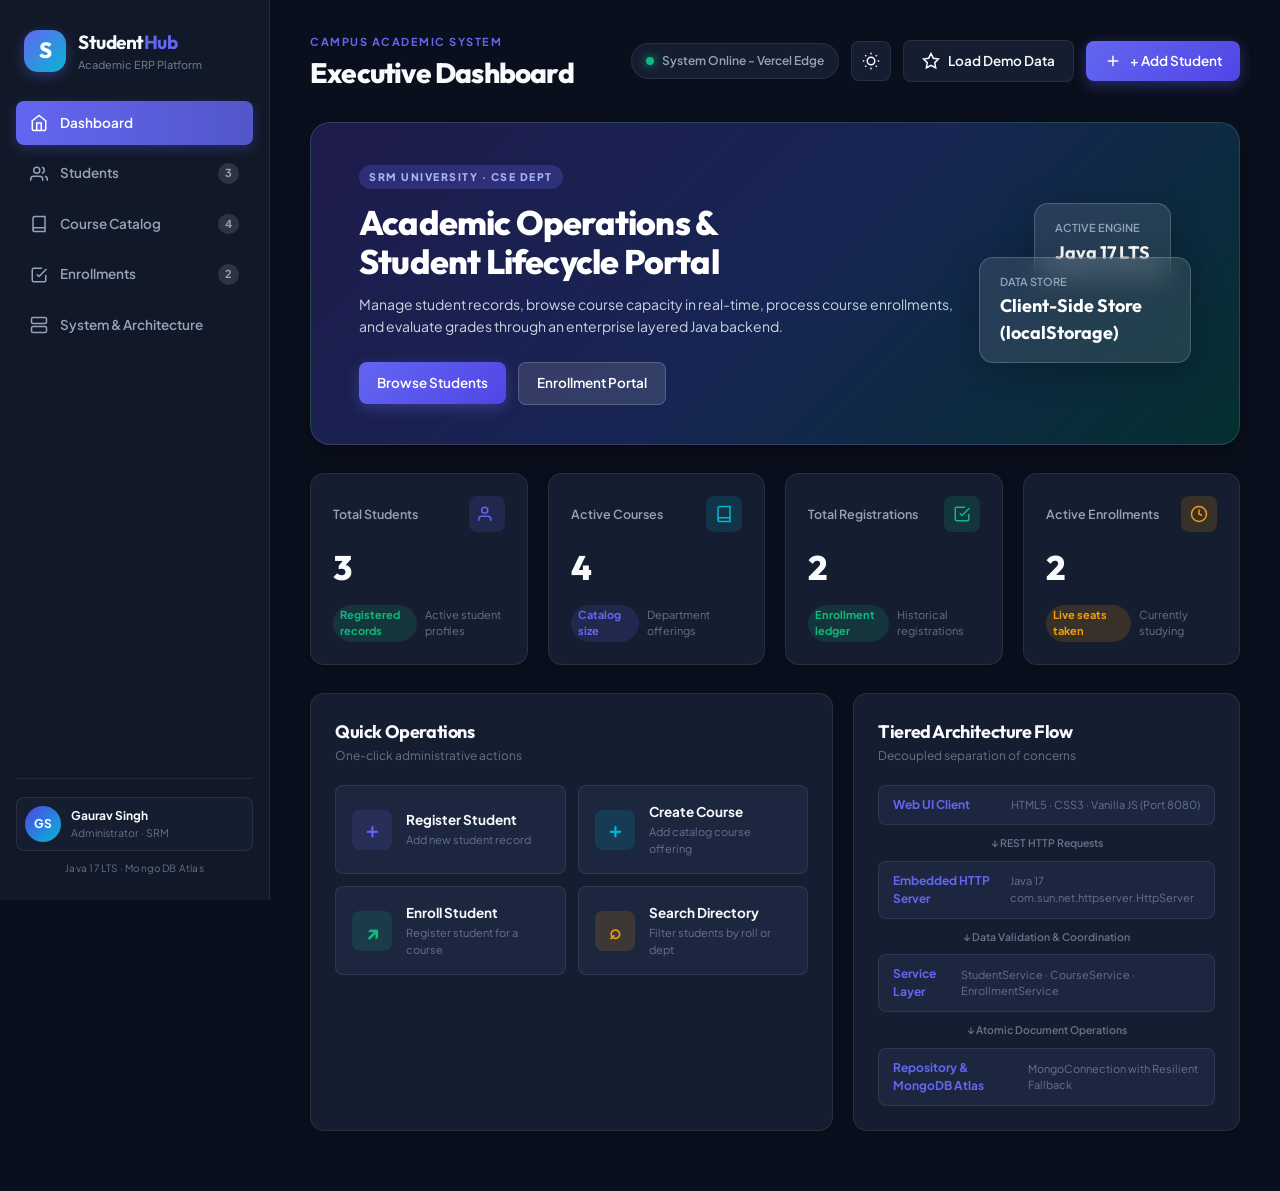
<file: vercel/index.html>
<!DOCTYPE html>
<html lang="en" data-theme="dark">
<head>
  <meta charset="UTF-8">
  <meta name="viewport" content="width=device-width, initial-scale=1.0">
  <meta name="description" content="StudentHub - Modern academic ERP and student management system powered by Java 17, MongoDB Atlas, and a responsive web architecture.">
  <title>StudentHub | Academic Management Platform</title>
  <link rel="preconnect" href="https://fonts.googleapis.com">
  <link rel="preconnect" href="https://fonts.gstatic.com" crossorigin>
  <link href="https://fonts.googleapis.com/css2?family=Outfit:wght@400;500;600;700;800&family=Plus+Jakarta+Sans:wght@400;500;600;700;800&display=swap" rel="stylesheet">
  <link rel="stylesheet" href="styles.css">
</head>
<body>
  <!-- Toast Notifications -->
  <div id="toastContainer" class="toast-container" aria-live="polite"></div>

  <div class="app-container">
    <!-- Sidebar Navigation -->
    <aside class="sidebar" id="appSidebar">
      <div class="sidebar-header">
        <div class="logo-box">
          <div class="logo-icon">S</div>
          <div class="logo-text">
            <span class="logo-title">Student<strong>Hub</strong></span>
            <span class="logo-subtitle">Academic ERP Platform</span>
          </div>
        </div>
      </div>

      <nav class="sidebar-nav" aria-label="Main Navigation">
        <button class="nav-link active" id="navDashboard" data-tab="dashboard" onclick="switchTab('dashboard')">
          <svg class="nav-icon" viewBox="0 0 24 24" fill="none" stroke="currentColor" stroke-width="2"><path d="M3 9l9-7 9 7v11a2 2 0 0 1-2 2H5a2 2 0 0 1-2-2z"/><polyline points="9 22 9 12 15 12 15 22"/></svg>
          <span>Dashboard</span>
        </button>
        <button class="nav-link" id="navStudents" data-tab="students" onclick="switchTab('students')">
          <svg class="nav-icon" viewBox="0 0 24 24" fill="none" stroke="currentColor" stroke-width="2"><path d="M17 21v-2a4 4 0 0 0-4-4H5a4 4 0 0 0-4 4v2"/><circle cx="9" cy="7" r="4"/><path d="M23 21v-2a4 4 0 0 0-3-3.87"/><path d="M16 3.13a4 4 0 0 1 0 7.75"/></svg>
          <span>Students</span>
          <span class="nav-badge" id="badgeStudents">0</span>
        </button>
        <button class="nav-link" id="navCourses" data-tab="courses" onclick="switchTab('courses')">
          <svg class="nav-icon" viewBox="0 0 24 24" fill="none" stroke="currentColor" stroke-width="2"><path d="M4 19.5A2.5 2.5 0 0 1 6.5 17H20"/><path d="M6.5 2H20v20H6.5A2.5 2.5 0 0 1 4 19.5v-15A2.5 2.5 0 0 1 6.5 2z"/></svg>
          <span>Course Catalog</span>
          <span class="nav-badge" id="badgeCourses">0</span>
        </button>
        <button class="nav-link" id="navEnrollments" data-tab="enrollments" onclick="switchTab('enrollments')">
          <svg class="nav-icon" viewBox="0 0 24 24" fill="none" stroke="currentColor" stroke-width="2"><polyline points="9 11 12 14 22 4"/><path d="M21 12v7a2 2 0 0 1-2 2H5a2 2 0 0 1-2-2V5a2 2 0 0 1 2-2h11"/></svg>
          <span>Enrollments</span>
          <span class="nav-badge" id="badgeEnrollments">0</span>
        </button>
        <button class="nav-link" id="navArchitecture" data-tab="architecture" onclick="switchTab('architecture')">
          <svg class="nav-icon" viewBox="0 0 24 24" fill="none" stroke="currentColor" stroke-width="2"><rect x="2" y="2" width="20" height="8" rx="2" ry="2"/><rect x="2" y="14" width="20" height="8" rx="2" ry="2"/><line x1="6" y1="6" x2="6.01" y2="6"/><line x1="6" y1="18" x2="6.01" y2="18"/></svg>
          <span>System & Architecture</span>
        </button>
      </nav>

      <div class="sidebar-footer">
        <div class="user-profile-card">
          <div class="user-avatar">GS</div>
          <div class="user-info">
            <span class="user-name">Gaurav Singh</span>
            <span class="user-role">Administrator · SRM</span>
          </div>
        </div>
        <div class="system-meta">
          <span>Java 17 LTS · MongoDB Atlas</span>
        </div>
      </div>
    </aside>

    <!-- Main Content Area -->
    <main class="main-content" id="mainContent">
      <!-- Top App Bar -->
      <header class="topbar">
        <div class="topbar-title-group">
          <span class="topbar-pretitle">CAMPUS ACADEMIC SYSTEM</span>
          <h1 class="topbar-title" id="pageHeading">Executive Dashboard</h1>
        </div>

        <div class="topbar-actions">
          <div class="status-indicator-pill" id="systemStatusPill" title="Server status">
            <span class="status-pulse-dot"></span>
            <span id="systemStatusText">System Online : localhost:8080</span>
          </div>

          <button class="btn btn-secondary btn-icon" id="themeToggleBtn" onclick="toggleTheme()" title="Toggle Dark/Light Mode">
            <svg id="themeIconSun" class="icon" viewBox="0 0 24 24" fill="none" stroke="currentColor" stroke-width="2"><circle cx="12" cy="12" r="5"/><line x1="12" y1="1" x2="12" y2="3"/><line x1="12" y1="21" x2="12" y2="23"/><line x1="4.22" y1="4.22" x2="5.64" y2="5.64"/><line x1="18.36" y1="18.36" x2="19.78" y2="19.78"/><line x1="1" y1="12" x2="3" y2="12"/><line x1="21" y1="12" x2="23" y2="12"/><line x1="4.22" y1="19.78" x2="5.64" y2="18.36"/><line x1="18.36" y1="5.64" x2="19.78" y2="4.22"/></svg>
            <svg id="themeIconMoon" class="icon hidden" viewBox="0 0 24 24" fill="none" stroke="currentColor" stroke-width="2"><path d="M21 12.79A9 9 0 1 1 11.21 3 7 7 0 0 0 21 12.79z"/></svg>
          </button>

          <button class="btn btn-secondary" id="seedDataBtn" onclick="seedSampleData()" title="Load Sample Students, Courses & Enrollments">
            <svg class="icon" viewBox="0 0 24 24" fill="none" stroke="currentColor" stroke-width="2"><polygon points="12 2 15.09 8.26 22 9.27 17 14.14 18.18 21.02 12 17.77 5.82 21.02 7 14.14 2 9.27 8.91 8.26 12 2"/></svg>
            <span>Load Demo Data</span>
          </button>

          <button class="btn btn-primary" id="btnQuickAddStudent" onclick="openStudentModal()">
            <svg class="icon" viewBox="0 0 24 24" fill="none" stroke="currentColor" stroke-width="2"><line x1="12" y1="5" x2="12" y2="19"/><line x1="5" y1="12" x2="19" y2="12"/></svg>
            <span>+ Add Student</span>
          </button>
        </div>
      </header>

      <!-- TAB 1: DASHBOARD -->
      <section class="tab-content active" id="tab-dashboard">
        <!-- Hero Banner -->
        <div class="hero-banner">
          <div class="hero-content">
            <span class="hero-tag">SRM UNIVERSITY · CSE DEPT</span>
            <h2 class="hero-headline">Academic Operations &<br>Student Lifecycle Portal</h2>
            <p class="hero-description">Manage student records, browse course capacity in real-time, process course enrollments, and evaluate grades through an enterprise layered Java backend.</p>
            <div class="hero-cta-group">
              <button class="btn btn-primary" onclick="switchTab('students')">Browse Students</button>
              <button class="btn btn-glass" onclick="switchTab('enrollments')">Enrollment Portal</button>
            </div>
          </div>
          <div class="hero-decorations">
            <div class="floating-badge badge-top">
              <span class="badge-label">Active Engine</span>
              <span class="badge-value">Java 17 LTS</span>
            </div>
            <div class="floating-badge badge-bottom">
              <span class="badge-label">Data Store</span>
              <span class="badge-value" id="heroDbStatus">MongoDB Atlas</span>
            </div>
          </div>
        </div>

        <!-- KPI Metric Cards -->
        <div class="kpi-grid">
          <div class="kpi-card" id="kpiStudentsCard">
            <div class="kpi-header">
              <span class="kpi-title">Total Students</span>
              <div class="kpi-icon-wrap icon-indigo">
                <svg viewBox="0 0 24 24" fill="none" stroke="currentColor" stroke-width="2"><path d="M17 21v-2a4 4 0 0 0-4-4H5a4 4 0 0 0-4 4v2"/><circle cx="9" cy="7" r="4"/></svg>
              </div>
            </div>
            <div class="kpi-value" id="kpiStudentCount">0</div>
            <div class="kpi-footer">
              <span class="kpi-badge badge-positive">Registered records</span>
              <span class="kpi-subtext">Active student profiles</span>
            </div>
          </div>

          <div class="kpi-card" id="kpiCoursesCard">
            <div class="kpi-header">
              <span class="kpi-title">Active Courses</span>
              <div class="kpi-icon-wrap icon-cyan">
                <svg viewBox="0 0 24 24" fill="none" stroke="currentColor" stroke-width="2"><path d="M4 19.5A2.5 2.5 0 0 1 6.5 17H20"/><path d="M6.5 2H20v20H6.5A2.5 2.5 0 0 1 4 19.5v-15A2.5 2.5 0 0 1 6.5 2z"/></svg>
              </div>
            </div>
            <div class="kpi-value" id="kpiCourseCount">0</div>
            <div class="kpi-footer">
              <span class="kpi-badge badge-neutral">Catalog size</span>
              <span class="kpi-subtext">Department offerings</span>
            </div>
          </div>

          <div class="kpi-card" id="kpiEnrollmentsCard">
            <div class="kpi-header">
              <span class="kpi-title">Total Registrations</span>
              <div class="kpi-icon-wrap icon-emerald">
                <svg viewBox="0 0 24 24" fill="none" stroke="currentColor" stroke-width="2"><polyline points="9 11 12 14 22 4"/><path d="M21 12v7a2 2 0 0 1-2 2H5a2 2 0 0 1-2-2V5a2 2 0 0 1 2-2h11"/></svg>
              </div>
            </div>
            <div class="kpi-value" id="kpiEnrollmentCount">0</div>
            <div class="kpi-footer">
              <span class="kpi-badge badge-positive">Enrollment ledger</span>
              <span class="kpi-subtext">Historical registrations</span>
            </div>
          </div>

          <div class="kpi-card" id="kpiActiveCard">
            <div class="kpi-header">
              <span class="kpi-title">Active Enrollments</span>
              <div class="kpi-icon-wrap icon-amber">
                <svg viewBox="0 0 24 24" fill="none" stroke="currentColor" stroke-width="2"><circle cx="12" cy="12" r="10"/><polyline points="12 6 12 12 16 14"/></svg>
              </div>
            </div>
            <div class="kpi-value" id="kpiActiveCount">0</div>
            <div class="kpi-footer">
              <span class="kpi-badge badge-warning">Live seats taken</span>
              <span class="kpi-subtext">Currently studying</span>
            </div>
          </div>
        </div>

        <!-- Quick Actions & Architecture Summary -->
        <div class="dashboard-split-grid">
          <!-- Quick Operations Panel -->
          <div class="card panel-card">
            <div class="card-header">
              <h3 class="card-title">Quick Operations</h3>
              <p class="card-subtitle">One-click administrative actions</p>
            </div>
            <div class="quick-action-grid">
              <button class="action-tile" id="tileAddStudent" onclick="openStudentModal()">
                <div class="tile-icon icon-indigo">＋</div>
                <div class="tile-text">
                  <strong>Register Student</strong>
                  <small>Add new student record</small>
                </div>
              </button>
              <button class="action-tile" id="tileAddCourse" onclick="openCourseModal()">
                <div class="tile-icon icon-cyan">＋</div>
                <div class="tile-text">
                  <strong>Create Course</strong>
                  <small>Add catalog course offering</small>
                </div>
              </button>
              <button class="action-tile" id="tileEnroll" onclick="switchTab('enrollments')">
                <div class="tile-icon icon-emerald">↗</div>
                <div class="tile-text">
                  <strong>Enroll Student</strong>
                  <small>Register student for a course</small>
                </div>
              </button>
              <button class="action-tile" id="tileSearch" onclick="switchTab('students')">
                <div class="tile-icon icon-amber">⌕</div>
                <div class="tile-text">
                  <strong>Search Directory</strong>
                  <small>Filter students by roll or dept</small>
                </div>
              </button>
            </div>
          </div>

          <!-- Architecture & Flow Panel -->
          <div class="card panel-card">
            <div class="card-header">
              <h3 class="card-title">Tiered Architecture Flow</h3>
              <p class="card-subtitle">Decoupled separation of concerns</p>
            </div>
            <div class="arch-flow-diagram">
              <div class="flow-step">
                <div class="flow-pill">Web UI Client</div>
                <span class="flow-desc">HTML5 · CSS3 · Vanilla JS (Port 8080)</span>
              </div>
              <div class="flow-arrow">↓ REST HTTP Requests</div>
              <div class="flow-step">
                <div class="flow-pill">Embedded HTTP Server</div>
                <span class="flow-desc">Java 17 com.sun.net.httpserver.HttpServer</span>
              </div>
              <div class="flow-arrow">↓ Data Validation & Coordination</div>
              <div class="flow-step">
                <div class="flow-pill">Service Layer</div>
                <span class="flow-desc">StudentService · CourseService · EnrollmentService</span>
              </div>
              <div class="flow-arrow">↓ Atomic Document Operations</div>
              <div class="flow-step">
                <div class="flow-pill">Repository & MongoDB Atlas</div>
                <span class="flow-desc">MongoConnection with Resilient Fallback</span>
              </div>
            </div>
          </div>
        </div>
      </section>

      <!-- TAB 2: STUDENTS DIRECTORY -->
      <section class="tab-content" id="tab-students">
        <div class="section-toolbar">
          <div class="search-box-wrap">
            <svg class="search-icon" viewBox="0 0 24 24" fill="none" stroke="currentColor" stroke-width="2"><circle cx="11" cy="11" r="8"/><line x1="21" y1="21" x2="16.65" y2="16.65"/></svg>
            <input type="text" id="studentSearchInput" class="form-input search-input" placeholder="Search students by name, roll number, or department..." oninput="handleStudentSearch(this.value)">
          </div>
          <button class="btn btn-primary" id="btnAddStudentTab" onclick="openStudentModal()">+ Register Student</button>
        </div>

        <div class="card table-card">
          <div class="table-responsive">
            <table class="data-table" id="studentsTable">
              <thead>
                <tr>
                  <th>Student Name</th>
                  <th>Roll Number</th>
                  <th>Department</th>
                  <th>Year</th>
                  <th>Courses Enrolled</th>
                  <th class="text-right">Actions</th>
                </tr>
              </thead>
              <tbody id="studentsTableBody">
                <!-- Dynamically populated -->
              </tbody>
            </table>
          </div>
          <div id="studentsEmptyState" class="empty-state hidden">
            <div class="empty-icon">👥</div>
            <h4>No students found</h4>
            <p>No matching student records found. Try a different search term or add a new student.</p>
            <button class="btn btn-primary" onclick="openStudentModal()">+ Register Student</button>
          </div>
        </div>
      </section>

      <!-- TAB 3: COURSE CATALOG -->
      <section class="tab-content" id="tab-courses">
        <div class="section-toolbar">
          <div class="toolbar-info">
            <h3 class="toolbar-title">Active Course Catalog</h3>
            <p class="toolbar-desc">Real-time seat capacity, credits, and instructor tracking</p>
          </div>
          <button class="btn btn-primary" id="btnAddCourseTab" onclick="openCourseModal()">+ Create Course Offering</button>
        </div>

        <div class="courses-grid" id="coursesGrid">
          <!-- Dynamically populated -->
        </div>

        <div id="coursesEmptyState" class="empty-state hidden">
          <div class="empty-icon">📚</div>
          <h4>No courses available</h4>
          <p>The course catalog is currently empty.</p>
          <button class="btn btn-primary" onclick="openCourseModal()">+ Create First Course</button>
        </div>
      </section>

      <!-- TAB 4: ENROLLMENTS & GRADES -->
      <section class="tab-content" id="tab-enrollments">
        <div class="enrollment-management-grid">
          <!-- Enroll New Student Form -->
          <div class="card enrollment-form-card">
            <div class="card-header">
              <h3 class="card-title">Enroll Student into Course</h3>
              <p class="card-subtitle">Atomic seat check and duplicate prevention</p>
            </div>
            <form id="enrollmentForm" onsubmit="handleEnrollmentSubmit(event)">
              <div class="form-group">
                <label for="enrollStudentSelect" class="form-label">Select Student *</label>
                <select id="enrollStudentSelect" class="form-select" required>
                  <option value="">-- Choose Student --</option>
                </select>
              </div>

              <div class="form-group">
                <label for="enrollCourseSelect" class="form-label">Select Course *</label>
                <select id="enrollCourseSelect" class="form-select" required>
                  <option value="">-- Choose Course --</option>
                </select>
              </div>

              <button type="submit" class="btn btn-primary btn-block" id="btnSubmitEnrollment">
                Confirm Enrollment
              </button>
            </form>
          </div>

          <!-- Enrollments Ledger Table -->
          <div class="card table-card">
            <div class="card-header">
              <h3 class="card-title">Enrollment Ledger</h3>
              <p class="card-subtitle">Manage grades and academic standing</p>
            </div>
            <div class="table-responsive">
              <table class="data-table" id="enrollmentsTable">
                <thead>
                  <tr>
                    <th>Enrollment Ref</th>
                    <th>Student</th>
                    <th>Course</th>
                    <th>Date</th>
                    <th>Status</th>
                    <th>Grade</th>
                    <th class="text-right">Actions</th>
                  </tr>
                </thead>
                <tbody id="enrollmentsTableBody">
                  <!-- Dynamically populated -->
                </tbody>
              </table>
            </div>
            <div id="enrollmentsEmptyState" class="empty-state hidden">
              <div class="empty-icon">📝</div>
              <h4>No enrollments registered</h4>
              <p>Enroll a student using the form on the left to see registrations here.</p>
            </div>
          </div>
        </div>
      </section>

      <!-- TAB 5: ARCHITECTURE & SYSTEM -->
      <section class="tab-content" id="tab-architecture">
        <div class="system-grid">
          <div class="card panel-card">
            <div class="card-header">
              <h3 class="card-title">Database & System Configuration</h3>
              <p class="card-subtitle">Runtime environment details</p>
            </div>
            <div class="meta-details-list">
              <div class="meta-row">
                <span class="meta-label">Application Version</span>
                <span class="meta-value">v1.0.0 (Web Edition)</span>
              </div>
              <div class="meta-row">
                <span class="meta-label">Java Version</span>
                <span class="meta-value">OpenJDK 17 LTS</span>
              </div>
              <div class="meta-row">
                <span class="meta-label">HTTP Server Engine</span>
                <span class="meta-value">Embedded JDK HttpServer (Port 8080)</span>
              </div>
              <div class="meta-row">
                <span class="meta-label">Database Mode</span>
                <span class="meta-value badge-positive" id="sysDbMode">MongoDB Atlas Cloud / Resilient Cache</span>
              </div>
              <div class="meta-row">
                <span class="meta-label">Default Administrator</span>
                <span class="meta-value">admin@srm.edu</span>
              </div>
            </div>
          </div>

          <div class="card panel-card">
            <div class="card-header">
              <h3 class="card-title">RESTful API Endpoints</h3>
              <p class="card-subtitle">Available endpoints on localhost:8080</p>
            </div>
            <div class="api-endpoint-list">
              <div class="api-item"><span class="http-tag get">GET</span> <code>/api/dashboard</code> <small>Metrics & KPIs</small></div>
              <div class="api-item"><span class="http-tag get">GET</span> <code>/api/students</code> <small>List / Search students</small></div>
              <div class="api-item"><span class="http-tag post">POST</span> <code>/api/students</code> <small>Create student</small></div>
              <div class="api-item"><span class="http-tag put">PUT</span> <code>/api/students/{id}</code> <small>Update student</small></div>
              <div class="api-item"><span class="http-tag delete">DELETE</span> <code>/api/students/{id}</code> <small>Delete student</small></div>
              <div class="api-item"><span class="http-tag get">GET</span> <code>/api/courses</code> <small>List courses</small></div>
              <div class="api-item"><span class="http-tag post">POST</span> <code>/api/courses</code> <small>Create course offering</small></div>
              <div class="api-item"><span class="http-tag get">GET</span> <code>/api/enrollments</code> <small>List enrollments</small></div>
              <div class="api-item"><span class="http-tag post">POST</span> <code>/api/enrollments</code> <small>Enroll student in course</small></div>
              <div class="api-item"><span class="http-tag patch">PATCH</span> <code>/api/enrollments/{id}</code> <small>Assign grade / status</small></div>
            </div>
          </div>
        </div>
      </section>
    </main>
  </div>

  <!-- MODAL: ADD / EDIT STUDENT -->
  <div class="modal-backdrop" id="studentModal" aria-hidden="true">
    <div class="modal-card">
      <div class="modal-header">
        <h3 class="modal-title" id="studentModalTitle">Register New Student</h3>
        <button class="modal-close" onclick="closeStudentModal()" aria-label="Close modal">×</button>
      </div>
      <form id="studentForm" onsubmit="handleStudentFormSubmit(event)">
        <input type="hidden" id="studentFormId">
        <div class="form-group">
          <label for="studentNameInput" class="form-label">Full Name *</label>
          <input type="text" id="studentNameInput" class="form-input" placeholder="e.g. Gaurav Singh" required>
        </div>
        <div class="form-row">
          <div class="form-group">
            <label for="studentEmailInput" class="form-label">Email Address *</label>
            <input type="email" id="studentEmailInput" class="form-input" placeholder="e.g. gaurav@srm.edu" required>
          </div>
          <div class="form-group">
            <label for="studentRollInput" class="form-label">Roll Number *</label>
            <input type="text" id="studentRollInput" class="form-input" placeholder="e.g. RA2511026001" required>
          </div>
        </div>
        <div class="form-row">
          <div class="form-group">
            <label for="studentDeptInput" class="form-label">Department *</label>
            <select id="studentDeptInput" class="form-select" required>
              <option value="CSE(AIML)">Computer Science & Engineering (AI/ML)</option>
              <option value="CSE">Computer Science & Engineering</option>
              <option value="Information Technology">Information Technology</option>
              <option value="ECE">Electronics & Communication</option>
              <option value="Data Science">Data Science</option>
            </select>
          </div>
          <div class="form-group">
            <label for="studentYearInput" class="form-label">Academic Year (1-4) *</label>
            <input type="number" id="studentYearInput" class="form-input" min="1" max="4" value="2" required>
          </div>
        </div>
        <div class="form-group" id="studentPasswordGroup">
          <label for="studentPasswordInput" class="form-label">Password *</label>
          <input type="password" id="studentPasswordInput" class="form-input" placeholder="Set a student password" required>
        </div>
        <div class="modal-footer">
          <button type="button" class="btn btn-secondary" onclick="closeStudentModal()">Cancel</button>
          <button type="submit" class="btn btn-primary" id="btnSaveStudent">Save Student</button>
        </div>
      </form>
    </div>
  </div>

  <!-- MODAL: ADD / EDIT COURSE -->
  <div class="modal-backdrop" id="courseModal" aria-hidden="true">
    <div class="modal-card">
      <div class="modal-header">
        <h3 class="modal-title" id="courseModalTitle">Create Course Offering</h3>
        <button class="modal-close" onclick="closeCourseModal()" aria-label="Close modal">×</button>
      </div>
      <form id="courseForm" onsubmit="handleCourseFormSubmit(event)">
        <input type="hidden" id="courseFormMode" value="create">
        <div class="form-group">
          <label for="courseIdInput" class="form-label">Course Code / ID *</label>
          <input type="text" id="courseIdInput" class="form-input" placeholder="e.g. CS101" required>
        </div>
        <div class="form-group">
          <label for="courseNameInput" class="form-label">Course Title *</label>
          <input type="text" id="courseNameInput" class="form-input" placeholder="e.g. Data Structures & Algorithms" required>
        </div>
        <div class="form-group">
          <label for="courseInstructorInput" class="form-label">Faculty / Instructor *</label>
          <input type="text" id="courseInstructorInput" class="form-input" placeholder="e.g. Dr. A. Sharma" required>
        </div>
        <div class="form-row">
          <div class="form-group">
            <label for="courseCreditsInput" class="form-label">Credits (1-6) *</label>
            <input type="number" id="courseCreditsInput" class="form-input" min="1" max="6" value="4" required>
          </div>
          <div class="form-group">
            <label for="courseCapacityInput" class="form-label">Seat Capacity *</label>
            <input type="number" id="courseCapacityInput" class="form-input" min="1" max="500" value="60" required>
          </div>
        </div>
        <div class="modal-footer">
          <button type="button" class="btn btn-secondary" onclick="closeCourseModal()">Cancel</button>
          <button type="submit" class="btn btn-primary" id="btnSaveCourse">Save Course</button>
        </div>
      </form>
    </div>
  </div>

  <!-- MODAL: UPDATE ENROLLMENT (GRADE / STATUS) -->
  <div class="modal-backdrop" id="gradeModal" aria-hidden="true">
    <div class="modal-card">
      <div class="modal-header">
        <h3 class="modal-title">Update Enrollment Evaluation</h3>
        <button class="modal-close" onclick="closeGradeModal()" aria-label="Close modal">×</button>
      </div>
      <form id="gradeForm" onsubmit="handleGradeFormSubmit(event)">
        <input type="hidden" id="gradeEnrollmentId">
        <div class="form-group">
          <label class="form-label">Student & Course</label>
          <div id="gradeModalSummary" class="meta-row" style="background: var(--surface-secondary); padding: 10px; border-radius: 8px;"></div>
        </div>
        <div class="form-group">
          <label for="gradeSelect" class="form-label">Grade</label>
          <select id="gradeSelect" class="form-select">
            <option value="Not Assigned">Not Assigned</option>
            <option value="A">Grade A (Outstanding)</option>
            <option value="B">Grade B (Good)</option>
            <option value="C">Grade C (Satisfactory)</option>
            <option value="D">Grade D (Pass)</option>
            <option value="F">Grade F (Fail)</option>
          </select>
        </div>
        <div class="form-group">
          <label for="statusSelect" class="form-label">Status</label>
          <select id="statusSelect" class="form-select">
            <option value="ACTIVE">ACTIVE</option>
            <option value="COMPLETED">COMPLETED</option>
            <option value="DROPPED">DROPPED</option>
          </select>
        </div>
        <div class="modal-footer">
          <button type="button" class="btn btn-secondary" onclick="closeGradeModal()">Cancel</button>
          <button type="submit" class="btn btn-primary">Update Evaluation</button>
        </div>
      </form>
    </div>
  </div>

  <script src="app.js"></script>
</body>
</html>
</file>
<file: vercel/styles.css>
/* ==========================================================================
   StudentHub Design System — Modern Academic ERP Aesthetics
   ========================================================================== */

:root {
  /* Color Palette - Dark Mode Defaults */
  --bg-primary: #0a0f1d;
  --bg-secondary: #111827;
  --surface-primary: #151d30;
  --surface-secondary: #1c263e;
  --surface-hover: #232f4c;
  --border-color: rgba(255, 255, 255, 0.08);
  --border-focus: #6366f1;

  --text-primary: #f8fafc;
  --text-secondary: #94a3b8;
  --text-muted: #64748b;

  --primary: #6366f1;
  --primary-hover: #4f46e5;
  --primary-light: rgba(99, 102, 241, 0.15);
  
  --accent-cyan: #06b6d4;
  --emerald: #10b981;
  --emerald-light: rgba(16, 185, 129, 0.15);
  --amber: #f59e0b;
  --amber-light: rgba(245, 158, 11, 0.15);
  --rose: #f43f5e;
  --rose-light: rgba(244, 63, 94, 0.15);

  --shadow-sm: 0 2px 8px rgba(0, 0, 0, 0.2);
  --shadow-md: 0 8px 24px rgba(0, 0, 0, 0.3);
  --shadow-lg: 0 16px 40px rgba(0, 0, 0, 0.4);

  --radius-sm: 8px;
  --radius-md: 14px;
  --radius-lg: 20px;
  --radius-full: 9999px;

  --sidebar-width: 270px;
  --transition: all 0.22s cubic-bezier(0.4, 0, 0.2, 1);
}

[data-theme="light"] {
  --bg-primary: #f8fafc;
  --bg-secondary: #f1f5f9;
  --surface-primary: #ffffff;
  --surface-secondary: #f8fafc;
  --surface-hover: #f1f5f9;
  --border-color: #e2e8f0;
  --border-focus: #6366f1;

  --text-primary: #0f172a;
  --text-secondary: #475569;
  --text-muted: #94a3b8;

  --shadow-sm: 0 2px 8px rgba(15, 23, 42, 0.05);
  --shadow-md: 0 8px 24px rgba(15, 23, 42, 0.08);
  --shadow-lg: 0 16px 40px rgba(15, 23, 42, 0.12);
}

/* Base Resets */
*, *::before, *::after {
  box-sizing: border-box;
  margin: 0;
  padding: 0;
}

body {
  font-family: 'Plus Jakarta Sans', -apple-system, BlinkMacSystemFont, "Segoe UI", Roboto, sans-serif;
  background-color: var(--bg-primary);
  color: var(--text-primary);
  line-height: 1.5;
  -webkit-font-smoothing: antialiased;
  min-height: 100vh;
  overflow-x: hidden;
  transition: background-color 0.25s ease, color 0.25s ease;
}

button, input, select, textarea {
  font: inherit;
  color: inherit;
}

button {
  cursor: pointer;
  background: none;
  border: none;
}

a {
  color: inherit;
  text-decoration: none;
}

/* ==========================================================================
   Layout Architecture
   ========================================================================== */

.app-container {
  display: flex;
  min-height: 100vh;
}

/* Sidebar */
.sidebar {
  width: var(--sidebar-width);
  background-color: var(--bg-secondary);
  border-right: 1px solid var(--border-color);
  display: flex;
  flex-direction: column;
  position: fixed;
  top: 0;
  bottom: 0;
  left: 0;
  z-index: 40;
  padding: 24px 16px;
  backdrop-filter: blur(12px);
}

.logo-box {
  display: flex;
  align-items: center;
  gap: 12px;
  padding: 4px 8px 28px;
}

.logo-icon {
  width: 42px;
  height: 42px;
  border-radius: var(--radius-md);
  background: linear-gradient(135deg, var(--primary), var(--accent-cyan));
  color: #ffffff;
  display: flex;
  align-items: center;
  justify-content: center;
  font-family: 'Outfit', sans-serif;
  font-size: 22px;
  font-weight: 800;
  box-shadow: 0 4px 14px rgba(99, 102, 241, 0.35);
}

.logo-title {
  display: block;
  font-family: 'Outfit', sans-serif;
  font-size: 19px;
  font-weight: 700;
  letter-spacing: -0.5px;
}

.logo-title strong {
  color: var(--primary);
}

.logo-subtitle {
  display: block;
  font-size: 11px;
  color: var(--text-muted);
  font-weight: 500;
}

.sidebar-nav {
  display: flex;
  flex-direction: column;
  gap: 6px;
  flex: 1;
}

.nav-link {
  display: flex;
  align-items: center;
  gap: 12px;
  padding: 12px 14px;
  border-radius: var(--radius-sm);
  color: var(--text-secondary);
  font-size: 13.5px;
  font-weight: 600;
  transition: var(--transition);
  position: relative;
  width: 100%;
  text-align: left;
}

.nav-link:hover {
  color: var(--text-primary);
  background-color: var(--surface-hover);
  transform: translateX(2px);
}

.nav-link.active {
  color: #ffffff;
  background: linear-gradient(90deg, var(--primary), rgba(99, 102, 241, 0.8));
  box-shadow: 0 4px 14px rgba(99, 102, 241, 0.28);
}

.nav-icon {
  width: 18px;
  height: 18px;
  flex-shrink: 0;
}

.nav-badge {
  margin-left: auto;
  font-size: 11px;
  padding: 2px 7px;
  border-radius: var(--radius-full);
  background-color: rgba(255, 255, 255, 0.12);
  color: inherit;
  font-weight: 700;
}

.sidebar-footer {
  margin-top: auto;
  padding-top: 18px;
  border-top: 1px solid var(--border-color);
}

.user-profile-card {
  display: flex;
  align-items: center;
  gap: 10px;
  padding: 8px;
  border-radius: var(--radius-sm);
  background-color: var(--surface-primary);
  border: 1px solid var(--border-color);
}

.user-avatar {
  width: 36px;
  height: 36px;
  border-radius: var(--radius-full);
  background: linear-gradient(135deg, #4f46e5, #06b6d4);
  color: #fff;
  display: flex;
  align-items: center;
  justify-content: center;
  font-size: 12px;
  font-weight: 700;
}

.user-name {
  display: block;
  font-size: 12px;
  font-weight: 700;
}

.user-role {
  display: block;
  font-size: 10.5px;
  color: var(--text-muted);
}

.system-meta {
  font-size: 10px;
  color: var(--text-muted);
  text-align: center;
  margin-top: 10px;
  letter-spacing: 0.3px;
}

/* Main Content Wrapper */
.main-content {
  margin-left: var(--sidebar-width);
  flex: 1;
  padding: 28px 40px 60px;
  max-width: 1400px;
}

/* ==========================================================================
   Top App Bar
   ========================================================================== */

.topbar {
  display: flex;
  align-items: center;
  justify-content: space-between;
  margin-bottom: 28px;
  gap: 16px;
  flex-wrap: wrap;
}

.topbar-pretitle {
  font-size: 11px;
  letter-spacing: 1.5px;
  font-weight: 700;
  color: var(--primary);
}

.topbar-title {
  font-family: 'Outfit', sans-serif;
  font-size: 28px;
  font-weight: 800;
  letter-spacing: -0.8px;
}

.topbar-actions {
  display: flex;
  align-items: center;
  gap: 12px;
}

.status-indicator-pill {
  display: inline-flex;
  align-items: center;
  gap: 8px;
  padding: 8px 14px;
  border-radius: var(--radius-full);
  background-color: var(--surface-primary);
  border: 1px solid var(--border-color);
  font-size: 12px;
  font-weight: 600;
  color: var(--text-secondary);
}

.status-pulse-dot {
  width: 8px;
  height: 8px;
  border-radius: var(--radius-full);
  background-color: var(--emerald);
  box-shadow: 0 0 10px var(--emerald);
  animation: pulse 2s infinite;
}

@keyframes pulse {
  0% { transform: scale(0.95); box-shadow: 0 0 0 0 rgba(16, 185, 129, 0.7); }
  70% { transform: scale(1.05); box-shadow: 0 0 0 6px rgba(16, 185, 129, 0); }
  100% { transform: scale(0.95); box-shadow: 0 0 0 0 rgba(16, 185, 129, 0); }
}

/* Buttons */
.btn {
  display: inline-flex;
  align-items: center;
  justify-content: center;
  gap: 8px;
  padding: 10px 18px;
  border-radius: var(--radius-sm);
  font-size: 13.5px;
  font-weight: 600;
  transition: var(--transition);
}

.btn-primary {
  background: linear-gradient(135deg, var(--primary), #4f46e5);
  color: #ffffff;
  box-shadow: 0 4px 14px rgba(99, 102, 241, 0.35);
}

.btn-primary:hover {
  background: linear-gradient(135deg, #4f46e5, #4338ca);
  transform: translateY(-1px);
  box-shadow: 0 6px 20px rgba(99, 102, 241, 0.45);
}

.btn-secondary {
  background-color: var(--surface-primary);
  border: 1px solid var(--border-color);
  color: var(--text-primary);
}

.btn-secondary:hover {
  background-color: var(--surface-hover);
  border-color: var(--text-muted);
}

.btn-icon {
  width: 40px;
  height: 40px;
  padding: 0;
  border-radius: var(--radius-sm);
}

.btn-glass {
  background: rgba(255, 255, 255, 0.12);
  backdrop-filter: blur(8px);
  color: #ffffff;
  border: 1px solid rgba(255, 255, 255, 0.18);
}

.btn-glass:hover {
  background: rgba(255, 255, 255, 0.22);
}

.btn-block {
  width: 100%;
}

.icon {
  width: 18px;
  height: 18px;
}

/* ==========================================================================
   Tabs Management
   ========================================================================== */

.tab-content {
  display: none;
  animation: fadeIn 0.3s ease;
}

.tab-content.active {
  display: block;
}

@keyframes fadeIn {
  from { opacity: 0; transform: translateY(6px); }
  to { opacity: 1; transform: translateY(0); }
}

/* ==========================================================================
   Hero Banner
   ========================================================================== */

.hero-banner {
  background: linear-gradient(135deg, #1e1b4b 0%, #172554 50%, #042f2e 100%);
  border-radius: var(--radius-lg);
  padding: 40px 48px;
  position: relative;
  overflow: hidden;
  box-shadow: var(--shadow-md);
  margin-bottom: 28px;
  display: flex;
  justify-content: space-between;
  align-items: center;
  border: 1px solid rgba(255, 255, 255, 0.12);
}

.hero-content {
  max-width: 620px;
  position: relative;
  z-index: 2;
}

.hero-tag {
  display: inline-block;
  padding: 4px 10px;
  border-radius: var(--radius-full);
  background: rgba(99, 102, 241, 0.25);
  color: #a5b4fc;
  font-size: 10.5px;
  font-weight: 800;
  letter-spacing: 1.5px;
  margin-bottom: 14px;
}

.hero-headline {
  font-family: 'Outfit', sans-serif;
  font-size: 34px;
  font-weight: 800;
  line-height: 1.15;
  color: #ffffff;
  margin-bottom: 12px;
  letter-spacing: -0.8px;
}

.hero-description {
  color: #cbd5e1;
  font-size: 14px;
  line-height: 1.6;
  margin-bottom: 24px;
}

.hero-cta-group {
  display: flex;
  gap: 12px;
}

.hero-decorations {
  position: relative;
  width: 260px;
  height: 180px;
}

.floating-badge {
  position: absolute;
  background: rgba(255, 255, 255, 0.1);
  backdrop-filter: blur(12px);
  border: 1px solid rgba(255, 255, 255, 0.18);
  border-radius: var(--radius-md);
  padding: 16px 20px;
  box-shadow: 0 8px 32px rgba(0, 0, 0, 0.25);
}

.badge-top {
  top: 10px;
  right: 20px;
}

.badge-bottom {
  bottom: 10px;
  right: 0;
}

.badge-label {
  display: block;
  font-size: 11px;
  color: #94a3b8;
  font-weight: 600;
  text-transform: uppercase;
}

.badge-value {
  display: block;
  font-family: 'Outfit', sans-serif;
  font-size: 18px;
  font-weight: 700;
  color: #ffffff;
  margin-top: 2px;
}

/* ==========================================================================
   KPI Cards Grid
   ========================================================================== */

.kpi-grid {
  display: grid;
  grid-template-columns: repeat(4, 1fr);
  gap: 20px;
  margin-bottom: 28px;
}

.kpi-card {
  background-color: var(--surface-primary);
  border: 1px solid var(--border-color);
  border-radius: var(--radius-md);
  padding: 22px;
  box-shadow: var(--shadow-sm);
  transition: var(--transition);
}

.kpi-card:hover {
  transform: translateY(-2px);
  box-shadow: var(--shadow-md);
  border-color: rgba(99, 102, 241, 0.35);
}

.kpi-header {
  display: flex;
  align-items: center;
  justify-content: space-between;
  margin-bottom: 10px;
}

.kpi-title {
  font-size: 12.5px;
  font-weight: 600;
  color: var(--text-secondary);
}

.kpi-icon-wrap {
  width: 36px;
  height: 36px;
  border-radius: var(--radius-sm);
  display: flex;
  align-items: center;
  justify-content: center;
}

.kpi-icon-wrap svg {
  width: 18px;
  height: 18px;
}

.icon-indigo { background-color: var(--primary-light); color: var(--primary); }
.icon-cyan { background-color: rgba(6, 182, 212, 0.15); color: var(--accent-cyan); }
.icon-emerald { background-color: var(--emerald-light); color: var(--emerald); }
.icon-amber { background-color: var(--amber-light); color: var(--amber); }

.kpi-value {
  font-family: 'Outfit', sans-serif;
  font-size: 34px;
  font-weight: 800;
  letter-spacing: -1px;
  margin-bottom: 12px;
}

.kpi-footer {
  display: flex;
  align-items: center;
  gap: 8px;
  font-size: 11px;
}

.kpi-badge {
  padding: 2px 7px;
  border-radius: var(--radius-full);
  font-weight: 700;
}

.badge-positive { background-color: var(--emerald-light); color: var(--emerald); }
.badge-warning { background-color: var(--amber-light); color: var(--amber); }
.badge-neutral { background-color: var(--primary-light); color: var(--primary); }

.kpi-subtext {
  color: var(--text-muted);
}

/* ==========================================================================
   Dashboard Split Panels
   ========================================================================== */

.dashboard-split-grid {
  display: grid;
  grid-template-columns: 1.15fr 0.85fr;
  gap: 20px;
}

.card {
  background-color: var(--surface-primary);
  border: 1px solid var(--border-color);
  border-radius: var(--radius-md);
  padding: 24px;
  box-shadow: var(--shadow-sm);
}

.card-header {
  margin-bottom: 20px;
}

.card-title {
  font-family: 'Outfit', sans-serif;
  font-size: 18px;
  font-weight: 700;
  letter-spacing: -0.4px;
}

.card-subtitle {
  font-size: 12px;
  color: var(--text-muted);
  margin-top: 2px;
}

.quick-action-grid {
  display: grid;
  grid-template-columns: repeat(2, 1fr);
  gap: 12px;
}

.action-tile {
  background-color: var(--surface-secondary);
  border: 1px solid var(--border-color);
  border-radius: var(--radius-sm);
  padding: 16px;
  display: flex;
  align-items: center;
  gap: 14px;
  text-align: left;
  transition: var(--transition);
}

.action-tile:hover {
  background-color: var(--surface-hover);
  border-color: var(--primary);
  transform: translateY(-2px);
}

.tile-icon {
  width: 40px;
  height: 40px;
  border-radius: var(--radius-sm);
  display: flex;
  align-items: center;
  justify-content: center;
  font-size: 20px;
  font-weight: 800;
  flex-shrink: 0;
}

.tile-text strong {
  display: block;
  font-size: 13.5px;
  font-weight: 700;
}

.tile-text small {
  display: block;
  font-size: 11px;
  color: var(--text-muted);
  margin-top: 2px;
}

/* Architecture Flow Steps */
.arch-flow-diagram {
  display: flex;
  flex-direction: column;
  gap: 8px;
}

.flow-step {
  background-color: var(--surface-secondary);
  border: 1px solid var(--border-color);
  border-radius: var(--radius-sm);
  padding: 10px 14px;
  display: flex;
  align-items: center;
  justify-content: space-between;
}

.flow-pill {
  font-size: 12px;
  font-weight: 700;
  color: var(--primary);
}

.flow-desc {
  font-size: 11px;
  color: var(--text-muted);
}

.flow-arrow {
  text-align: center;
  font-size: 10.5px;
  color: var(--text-muted);
  font-weight: 600;
  padding: 2px 0;
}

/* ==========================================================================
   Data Tables & Toolbars
   ========================================================================== */

.section-toolbar {
  display: flex;
  align-items: center;
  justify-content: space-between;
  margin-bottom: 18px;
  gap: 16px;
  flex-wrap: wrap;
}

.toolbar-title {
  font-family: 'Outfit', sans-serif;
  font-size: 20px;
  font-weight: 700;
}

.toolbar-desc {
  font-size: 12px;
  color: var(--text-muted);
}

.search-box-wrap {
  position: relative;
  flex: 1;
  max-width: 480px;
}

.search-icon {
  position: absolute;
  left: 14px;
  top: 50%;
  transform: translateY(-50%);
  width: 18px;
  height: 18px;
  color: var(--text-muted);
}

.search-input {
  padding-left: 42px !important;
}

.table-card {
  padding: 0;
  overflow: hidden;
}

.table-responsive {
  overflow-x: auto;
}

.data-table {
  width: 100%;
  border-collapse: collapse;
  text-align: left;
}

.data-table th, .data-table td {
  padding: 14px 20px;
  border-bottom: 1px solid var(--border-color);
  font-size: 13px;
}

.data-table th {
  background-color: var(--surface-secondary);
  color: var(--text-secondary);
  font-size: 11px;
  font-weight: 700;
  text-transform: uppercase;
  letter-spacing: 0.8px;
}

.data-table tr:hover {
  background-color: var(--surface-hover);
}

.student-meta-cell {
  display: flex;
  align-items: center;
  gap: 12px;
}

.table-avatar {
  width: 34px;
  height: 34px;
  border-radius: var(--radius-full);
  background: var(--primary-light);
  color: var(--primary);
  display: flex;
  align-items: center;
  justify-content: center;
  font-size: 12px;
  font-weight: 800;
}

.student-name-text {
  font-weight: 700;
}

.student-email-text {
  font-size: 11px;
  color: var(--text-muted);
}

.dept-badge {
  padding: 4px 10px;
  border-radius: var(--radius-full);
  font-size: 11px;
  font-weight: 700;
  background-color: rgba(6, 182, 212, 0.12);
  color: var(--accent-cyan);
}

.year-pill {
  font-size: 12px;
  font-weight: 600;
  color: var(--text-secondary);
}

.actions-cell {
  display: flex;
  align-items: center;
  justify-content: flex-end;
  gap: 8px;
}

.btn-sm {
  padding: 6px 12px;
  font-size: 12px;
}

.btn-danger {
  background-color: var(--rose-light);
  color: var(--rose);
}

.btn-danger:hover {
  background-color: var(--rose);
  color: #fff;
}

/* ==========================================================================
   Course Catalog Cards Grid
   ========================================================================== */

.courses-grid {
  display: grid;
  grid-template-columns: repeat(auto-fill, minmax(320px, 1fr));
  gap: 20px;
}

.course-card {
  background-color: var(--surface-primary);
  border: 1px solid var(--border-color);
  border-radius: var(--radius-md);
  padding: 22px;
  display: flex;
  flex-direction: column;
  box-shadow: var(--shadow-sm);
  transition: var(--transition);
}

.course-card:hover {
  transform: translateY(-2px);
  box-shadow: var(--shadow-md);
  border-color: var(--primary);
}

.course-top {
  display: flex;
  justify-content: space-between;
  align-items: flex-start;
  margin-bottom: 12px;
}

.course-code-badge {
  padding: 4px 10px;
  border-radius: var(--radius-sm);
  background-color: var(--primary-light);
  color: var(--primary);
  font-family: 'Outfit', sans-serif;
  font-weight: 800;
  font-size: 12px;
  letter-spacing: 0.5px;
}

.course-credits {
  font-size: 11.5px;
  font-weight: 700;
  color: var(--text-muted);
}

.course-title {
  font-family: 'Outfit', sans-serif;
  font-size: 17px;
  font-weight: 700;
  line-height: 1.3;
  margin-bottom: 6px;
}

.course-instructor {
  font-size: 12px;
  color: var(--text-secondary);
  margin-bottom: 18px;
}

.course-capacity-bar-wrap {
  margin-top: auto;
  padding-top: 14px;
  border-top: 1px solid var(--border-color);
}

.capacity-labels {
  display: flex;
  justify-content: space-between;
  font-size: 11.5px;
  font-weight: 600;
  margin-bottom: 6px;
}

.progress-track {
  width: 100%;
  height: 8px;
  border-radius: var(--radius-full);
  background-color: var(--surface-secondary);
  overflow: hidden;
}

.progress-fill {
  height: 100%;
  border-radius: var(--radius-full);
  transition: width 0.4s ease;
}

.progress-green { background: linear-gradient(90deg, #10b981, #059669); }
.progress-amber { background: linear-gradient(90deg, #f59e0b, #d97706); }
.progress-red { background: linear-gradient(90deg, #f43f5e, #e11d48); }

.course-card-actions {
  display: flex;
  gap: 8px;
  margin-top: 16px;
}

/* ==========================================================================
   Enrollment Management
   ========================================================================== */

.enrollment-management-grid {
  display: grid;
  grid-template-columns: 360px 1fr;
  gap: 20px;
}

.enrollment-form-card {
  align-self: flex-start;
}

.status-badge {
  padding: 4px 9px;
  border-radius: var(--radius-full);
  font-size: 10.5px;
  font-weight: 800;
}

.status-active { background-color: var(--emerald-light); color: var(--emerald); }
.status-completed { background-color: var(--primary-light); color: var(--primary); }
.status-dropped { background-color: var(--rose-light); color: var(--rose); }

.grade-badge {
  display: inline-block;
  min-width: 26px;
  text-align: center;
  padding: 3px 8px;
  border-radius: var(--radius-sm);
  background-color: var(--surface-secondary);
  font-family: 'Outfit', sans-serif;
  font-weight: 800;
  font-size: 12px;
}

/* ==========================================================================
   Forms & Modals
   ========================================================================== */

.form-group {
  margin-bottom: 16px;
}

.form-row {
  display: grid;
  grid-template-columns: 1fr 1fr;
  gap: 12px;
}

.form-label {
  display: block;
  font-size: 12px;
  font-weight: 700;
  margin-bottom: 6px;
  color: var(--text-secondary);
}

.form-input, .form-select {
  width: 100%;
  padding: 10px 14px;
  border-radius: var(--radius-sm);
  border: 1px solid var(--border-color);
  background-color: var(--surface-secondary);
  color: var(--text-primary);
  font-size: 13.5px;
  outline: none;
  transition: var(--transition);
}

.form-input:focus, .form-select:focus {
  border-color: var(--border-focus);
  box-shadow: 0 0 0 3px rgba(99, 102, 241, 0.18);
}

/* Modals */
.modal-backdrop {
  position: fixed;
  inset: 0;
  background-color: rgba(0, 0, 0, 0.65);
  backdrop-filter: blur(8px);
  z-index: 100;
  display: none;
  align-items: center;
  justify-content: center;
  padding: 16px;
}

.modal-backdrop.open {
  display: flex;
}

.modal-card {
  background-color: var(--surface-primary);
  border: 1px solid var(--border-color);
  border-radius: var(--radius-lg);
  width: 100%;
  max-width: 520px;
  box-shadow: var(--shadow-lg);
  padding: 28px;
  animation: modalScale 0.25s cubic-bezier(0.16, 1, 0.3, 1);
}

@keyframes modalScale {
  from { opacity: 0; transform: scale(0.94); }
  to { opacity: 1; transform: scale(1); }
}

.modal-header {
  display: flex;
  align-items: center;
  justify-content: space-between;
  margin-bottom: 20px;
}

.modal-title {
  font-family: 'Outfit', sans-serif;
  font-size: 20px;
  font-weight: 700;
}

.modal-close {
  width: 32px;
  height: 32px;
  border-radius: var(--radius-full);
  display: flex;
  align-items: center;
  justify-content: center;
  font-size: 20px;
  color: var(--text-muted);
}

.modal-close:hover {
  background-color: var(--surface-hover);
  color: var(--text-primary);
}

.modal-footer {
  display: flex;
  justify-content: flex-end;
  gap: 12px;
  margin-top: 24px;
}

/* Empty States */
.empty-state {
  padding: 50px 20px;
  text-align: center;
}

.empty-icon {
  font-size: 40px;
  margin-bottom: 12px;
}

.empty-state h4 {
  font-family: 'Outfit', sans-serif;
  font-size: 18px;
  font-weight: 700;
  margin-bottom: 6px;
}

.empty-state p {
  color: var(--text-muted);
  font-size: 13px;
  max-width: 380px;
  margin: 0 auto 18px;
}

/* Toast Notifications */
.toast-container {
  position: fixed;
  top: 24px;
  right: 24px;
  z-index: 200;
  display: flex;
  flex-direction: column;
  gap: 10px;
}

.toast {
  background-color: var(--surface-primary);
  border: 1px solid var(--border-color);
  border-radius: var(--radius-sm);
  padding: 14px 18px;
  box-shadow: var(--shadow-md);
  font-size: 13px;
  display: flex;
  align-items: center;
  gap: 10px;
  min-width: 280px;
  animation: toastSlide 0.3s ease;
}

@keyframes toastSlide {
  from { opacity: 0; transform: translateX(30px); }
  to { opacity: 1; transform: translateX(0); }
}

.toast-success { border-left: 4px solid var(--emerald); }
.toast-error { border-left: 4px solid var(--rose); }
.toast-info { border-left: 4px solid var(--primary); }

/* System Meta Details */
.meta-details-list {
  display: flex;
  flex-direction: column;
  gap: 12px;
}

.meta-row {
  display: flex;
  justify-content: space-between;
  align-items: center;
  padding: 10px 14px;
  background-color: var(--surface-secondary);
  border-radius: var(--radius-sm);
  font-size: 12.5px;
}

.meta-label {
  font-weight: 600;
  color: var(--text-secondary);
}

.meta-value {
  font-family: 'Outfit', monospace;
  font-weight: 700;
}

.api-endpoint-list {
  display: flex;
  flex-direction: column;
  gap: 8px;
}

.api-item {
  display: flex;
  align-items: center;
  gap: 12px;
  padding: 8px 12px;
  background-color: var(--surface-secondary);
  border-radius: var(--radius-sm);
  font-size: 12px;
}

.http-tag {
  padding: 2px 6px;
  border-radius: 4px;
  font-size: 10px;
  font-weight: 800;
}

.http-tag.get { background: rgba(16, 185, 129, 0.2); color: var(--emerald); }
.http-tag.post { background: rgba(99, 102, 241, 0.2); color: var(--primary); }
.http-tag.put { background: rgba(245, 158, 11, 0.2); color: var(--amber); }
.http-tag.patch { background: rgba(6, 182, 212, 0.2); color: var(--accent-cyan); }
.http-tag.delete { background: rgba(244, 63, 94, 0.2); color: var(--rose); }

/* Utility */
.hidden { display: none !important; }
.text-right { text-align: right; }

/* Responsive */
@media (max-width: 1024px) {
  .kpi-grid { grid-template-columns: repeat(2, 1fr); }
  .dashboard-split-grid { grid-template-columns: 1fr; }
  .enrollment-management-grid { grid-template-columns: 1fr; }
}

@media (max-width: 768px) {
  .sidebar {
    width: 70px;
    padding: 16px 8px;
  }
  .logo-text, .nav-link span, .sidebar-footer, .nav-badge {
    display: none;
  }
  .main-content {
    margin-left: 70px;
    padding: 20px 16px;
  }
  .kpi-grid { grid-template-columns: 1fr; }
  .hero-banner { padding: 24px; }
  .hero-decorations { display: none; }
}
</file>
